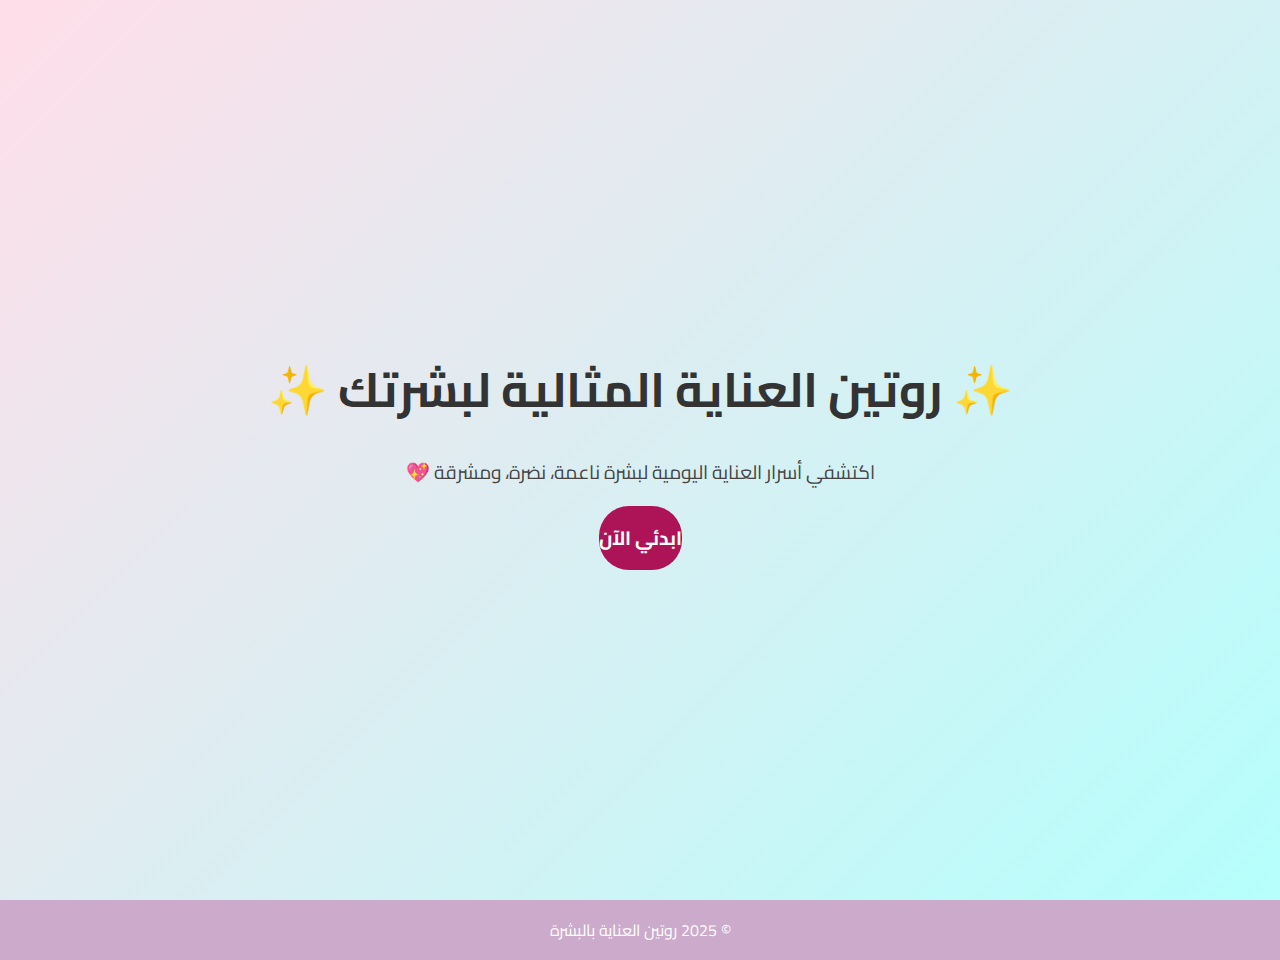
<file: index.html>
<!DOCTYPE html>
<html lang="ar">
<head>
  <meta charset="UTF-8" />
  <meta name="viewport" content="width=device-width, initial-scale=1.0" />
  <title>روتين العناية بالبشرة</title>
  <link rel="stylesheet" href="style.css" />
  <link href="https://fonts.googleapis.com/css2?family=Cairo:wght@500;700&display=swap" rel="stylesheet" />
</head>
<body class="home">

  <header class="hero">
    <div class="hero-text">
      <h1>✨ روتين العناية المثالية لبشرتك ✨</h1>
      <p>اكتشفي أسرار العناية اليومية لبشرة ناعمة، نضرة، ومشرقة 💖</p>
      <a href="routine.html" class="btn">ابدئي الآن</a>
    </div>
  </header>

  <footer>
    <p>© 2025 روتين العناية بالبشرة</p>
  </footer>

</body>
</html>
</file>
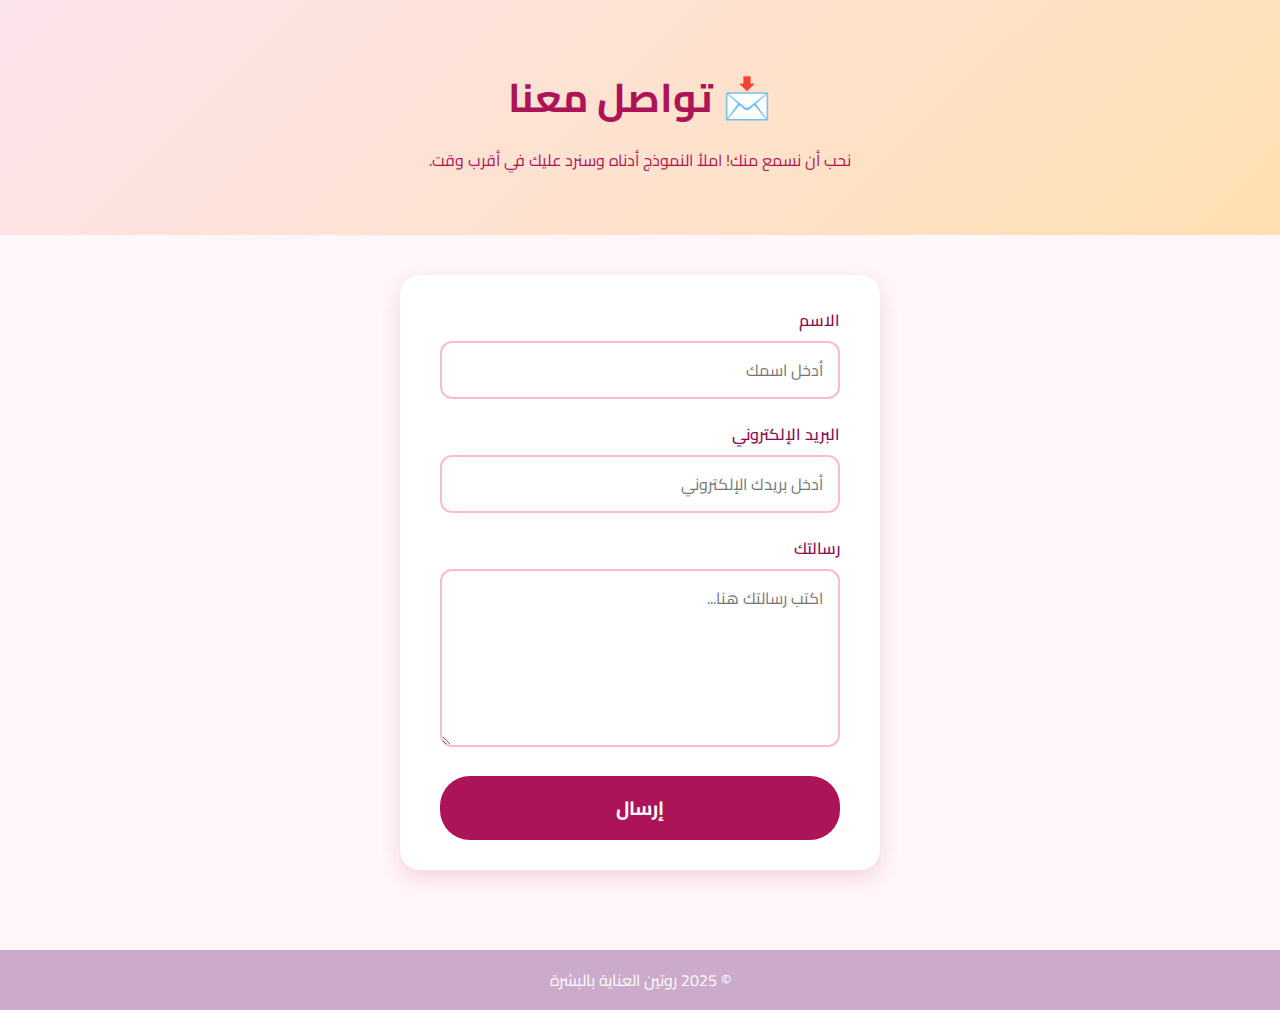
<file: contact.html>
<!DOCTYPE html>
<html lang="ar">
<head>
  <meta charset="UTF-8" />
  <meta name="viewport" content="width=device-width, initial-scale=1" />
  <title>تواصل معنا</title>
  <link rel="stylesheet" href="style.css" />
  <link href="https://fonts.googleapis.com/css2?family=Cairo:wght@500;700&display=swap" rel="stylesheet" />
</head>
<body class="contact-page">

  <header class="contact-header">
    <h1>📩 تواصل معنا</h1>
    <p>نحب أن نسمع منك! املأ النموذج أدناه وسنرد عليك في أقرب وقت.</p>
  </header>

  <section class="contact-form-section">
    <form action="#" method="POST" class="contact-form">
      <label for="name">الاسم</label>
      <input type="text" id="name" name="name" placeholder="أدخل اسمك" required />

      <label for="email">البريد الإلكتروني</label>
      <input type="email" id="email" name="email" placeholder="أدخل بريدك الإلكتروني" required />

      <label for="message">رسالتك</label>
      <textarea id="message" name="message" rows="5" placeholder="اكتب رسالتك هنا..." required></textarea>

      <button type="submit" class="btn">إرسال</button>
    </form>
  </section>

  <footer>
    <p>© 2025 روتين العناية بالبشرة</p>
  </footer>

</body>
</html>
</file>
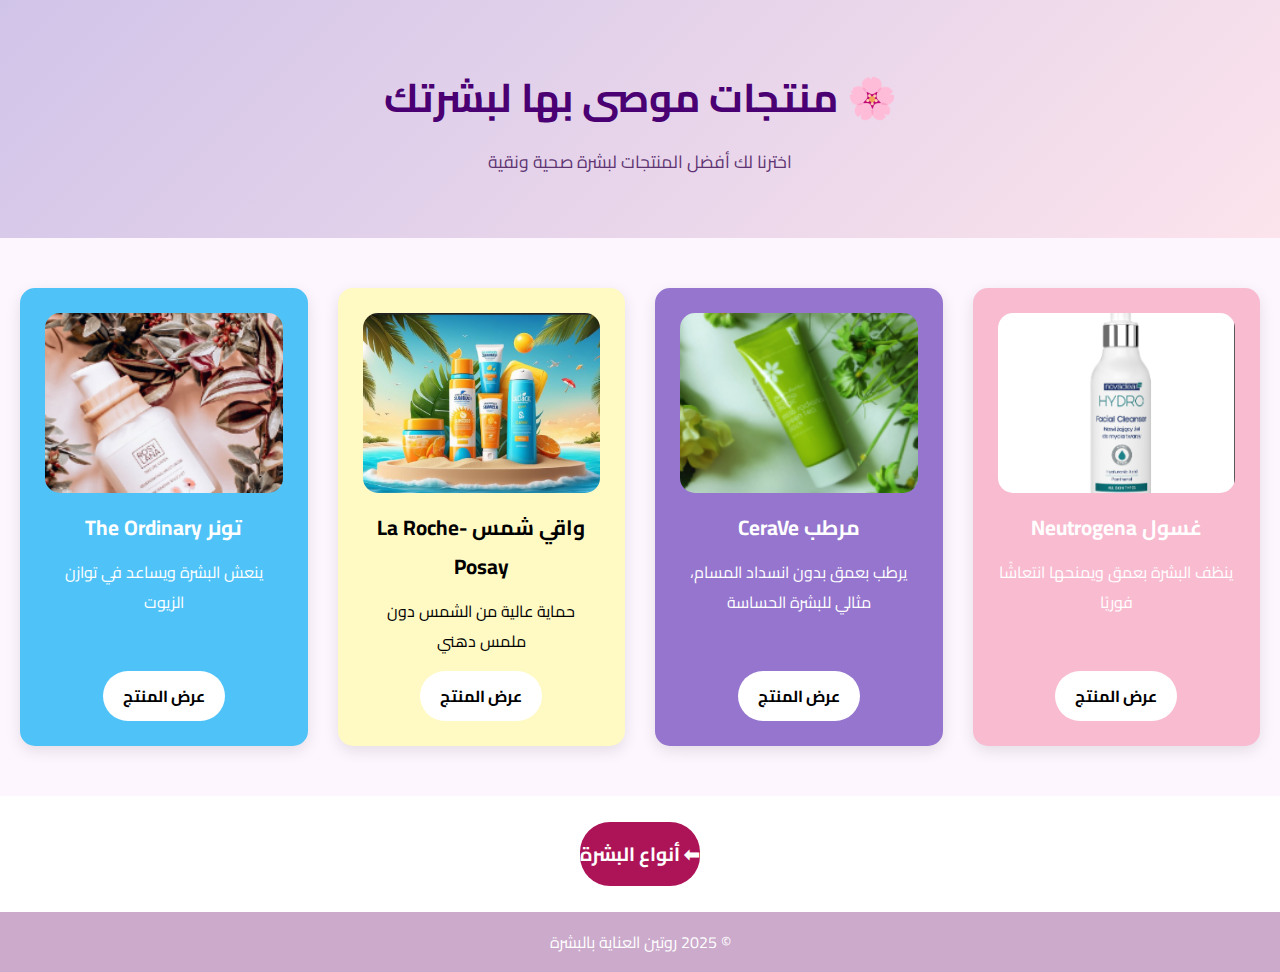
<file: products.html>
<!DOCTYPE html>
<html lang="ar">
<head>
  <meta charset="UTF-8" />
  <meta name="viewport" content="width=device-width, initial-scale=1" />
  <title>منتجات العناية بالبشرة</title>
  <link rel="stylesheet" href="style.css" />
  <link href="https://fonts.googleapis.com/css2?family=Cairo:wght@500;700&display=swap" rel="stylesheet" />
</head>
<body class="products-page">

  <header class="products-header">
    <h1>🌸 منتجات موصى بها لبشرتك</h1>
    <p>اخترنا لك أفضل المنتجات لبشرة صحية ونقية</p>
  </header>

  <section class="products-grid">

    <div class="product-card pink">
      <img src="product4.png" alt="غسول Neutrogena" class="product-img" />
      <h2>غسول Neutrogena</h2>
      <p>ينظف البشرة بعمق ويمنحها انتعاشًا فوريًا</p>
      <a href="product4.png" class="product-link">عرض المنتج</a>
    </div>

    <div class="product-card purple">
      <img src="product1.png" alt="مرطب CeraVe" class="product-img" />
      <h2>مرطب CeraVe</h2>
      <p>يرطب بعمق بدون انسداد المسام، مثالي للبشرة الحساسة</p>
      <a href="product1.png" class="product-link">عرض المنتج</a>
    </div>

    <div class="product-card yellow">
      <img src="product 2.png" alt="واقي شمس La Roche-Posay" class="product-img" />
      <h2>واقي شمس La Roche-Posay</h2>
      <p>حماية عالية من الشمس دون ملمس دهني</p>
      <a href="product 2.png" class="product-link">عرض المنتج</a>
    </div>

    <div class="product-card blue">
      <img src="product3.png" alt="تونر The Ordinary" class="product-img" />
      <h2>تونر The Ordinary</h2>
      <p>ينعش البشرة ويساعد في توازن الزيوت</p>
      <a href="product3.png" class="product-link">عرض المنتج</a>
    </div>

  </section>

  <div class="next-btn-wrap">
    <a href="types.html" class="btn">⬅ أنواع البشرة</a>
  </div>

  <footer>
    <p>© 2025 روتين العناية بالبشرة</p>
  </footer>

</body>
</html>
</file>
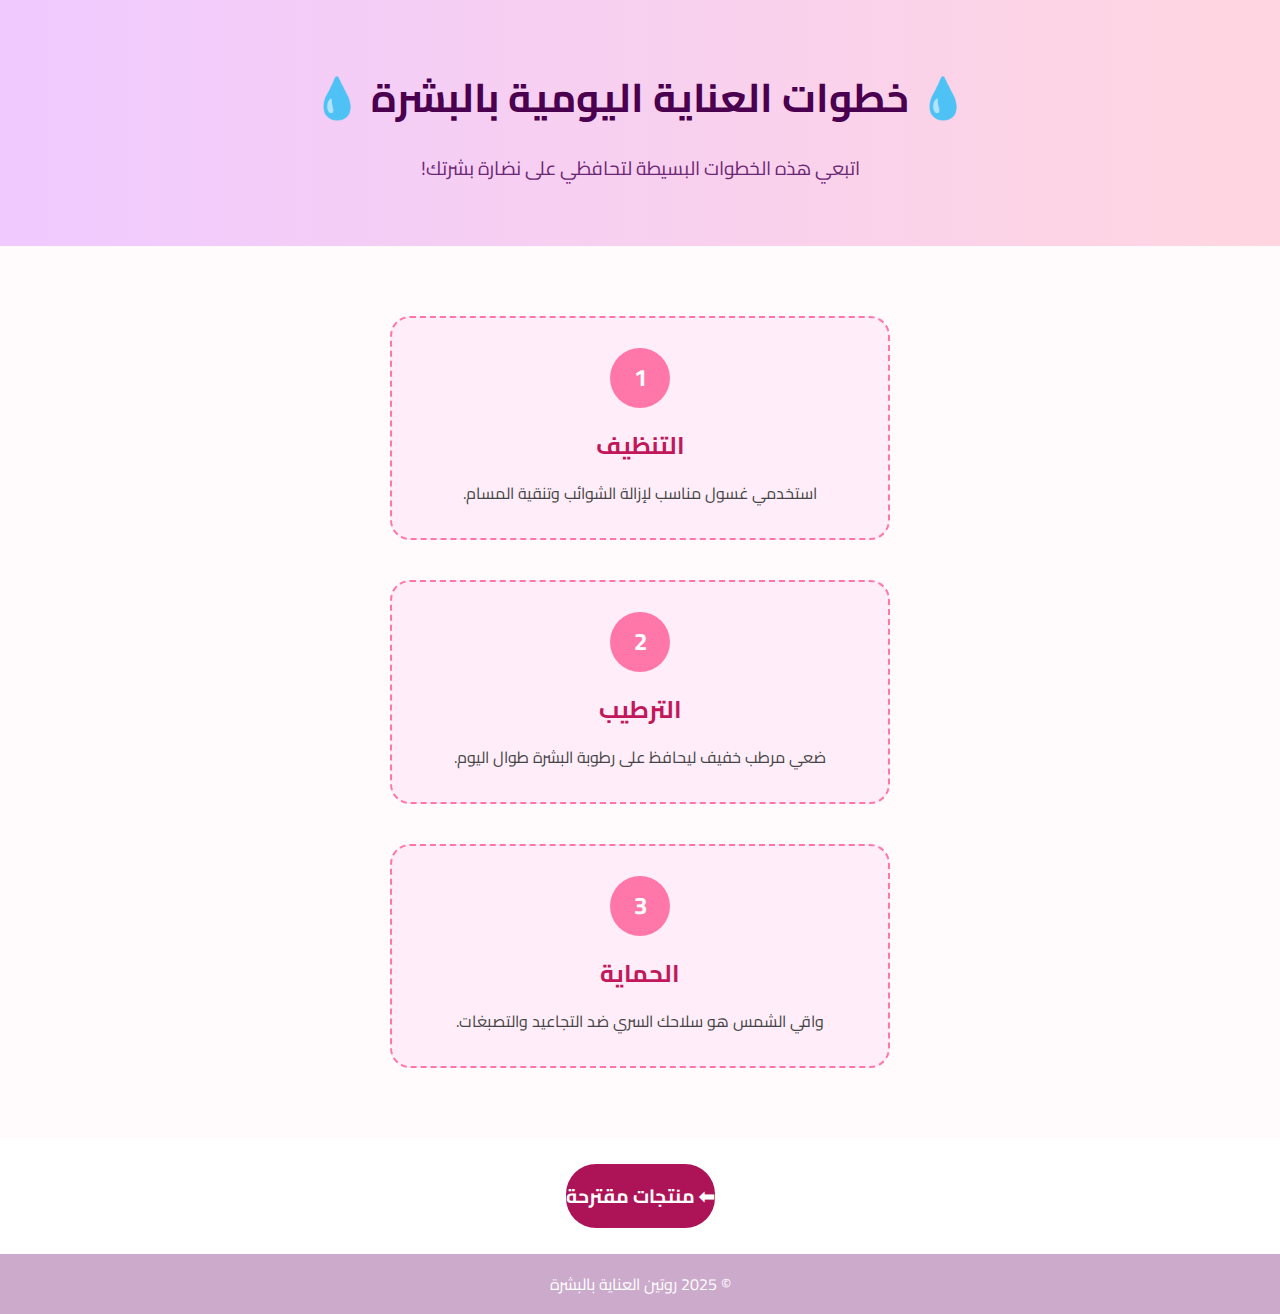
<file: routine.html>
<!DOCTYPE html>
<html lang="ar">
<head>
  <meta charset="UTF-8" />
  <meta name="viewport" content="width=device-width, initial-scale=1.0" />
  <title>خطوات العناية بالبشرة</title>
  <link rel="stylesheet" href="style.css" />
  <link href="https://fonts.googleapis.com/css2?family=Cairo:wght@500;700&display=swap" rel="stylesheet" />
</head>
<body class="routine-page">

  <header class="routine-header">
    <h1>💧 خطوات العناية اليومية بالبشرة 💧</h1>
    <p>اتبعي هذه الخطوات البسيطة لتحافظي على نضارة بشرتك!</p>
  </header>

  <section class="routine-steps">

    <div class="step step1">
      <div class="circle">1</div>
      <h2>التنظيف</h2>
      <p>استخدمي غسول مناسب لإزالة الشوائب وتنقية المسام.</p>
    </div>

    <div class="step step2">
      <div class="circle">2</div>
      <h2>الترطيب</h2>
      <p>ضعي مرطب خفيف ليحافظ على رطوبة البشرة طوال اليوم.</p>
    </div>

    <div class="step step3">
      <div class="circle">3</div>
      <h2>الحماية</h2>
      <p>واقي الشمس هو سلاحك السري ضد التجاعيد والتصبغات.</p>
    </div>

  </section>

  <div class="next-btn-wrap">
    <a href="products.html" class="btn">⬅ منتجات مقترحة</a>
  </div>

  <footer>
    <p>© 2025 روتين العناية بالبشرة</p>
  </footer>

</body>
</html>
</file>
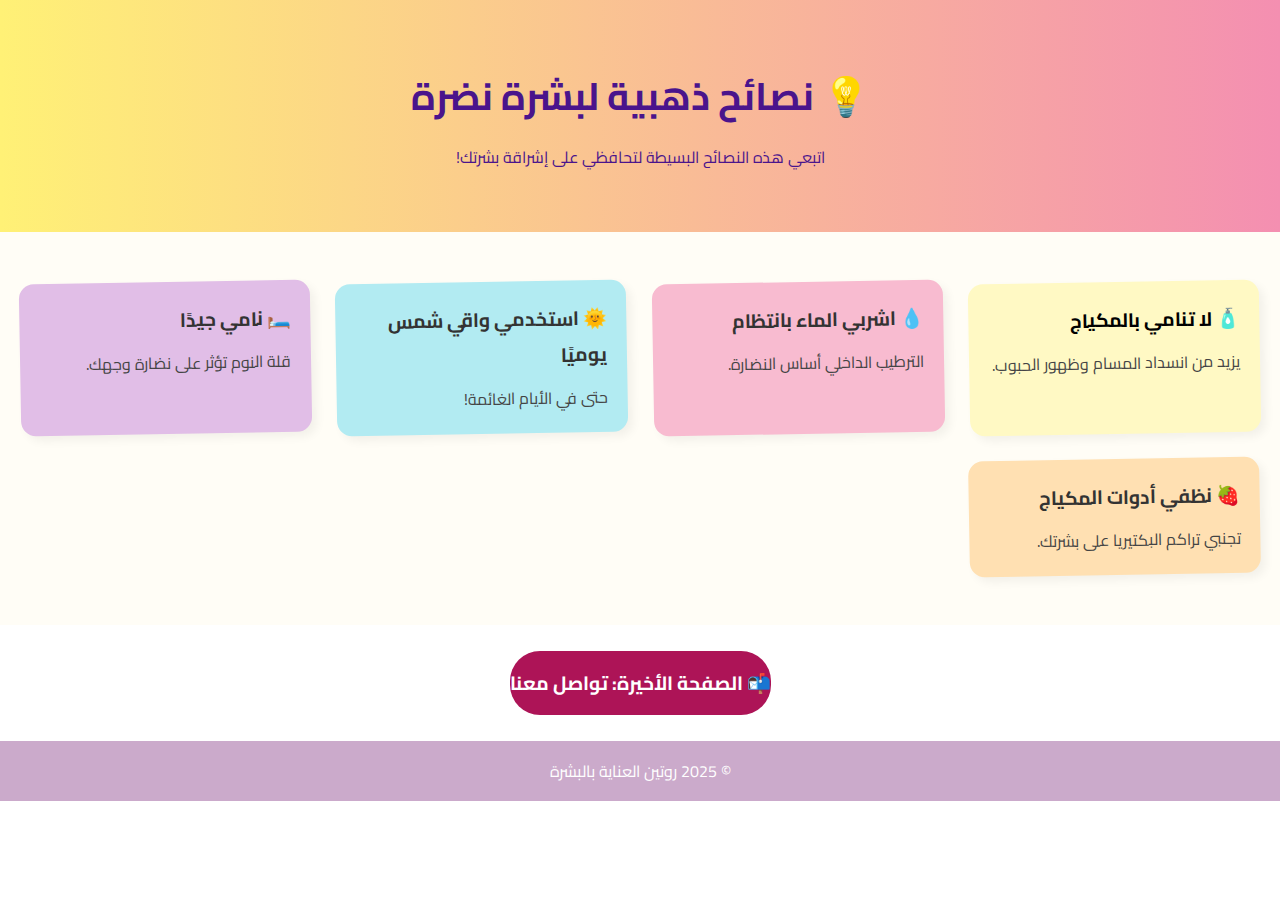
<file: tips.html>
<!DOCTYPE html>
<html lang="ar">
<head>
  <meta charset="UTF-8" />
  <meta name="viewport" content="width=device-width, initial-scale=1.0" />
  <title>نصائح لبشرة صحية</title>
  <link rel="stylesheet" href="style.css" />
  <link href="https://fonts.googleapis.com/css2?family=Cairo:wght@500;700&display=swap" rel="stylesheet" />
</head>
<body class="tips-page">

  <header class="tips-header">
    <h1>💡 نصائح ذهبية لبشرة نضرة</h1>
    <p>اتبعي هذه النصائح البسيطة لتحافظي على إشراقة بشرتك!</p>
  </header>

  <section class="tips-grid">

    <div class="tip-note yellow">
      <h3>🧴 لا تنامي بالمكياج</h3>
      <p>يزيد من انسداد المسام وظهور الحبوب.</p>
    </div>

    <div class="tip-note pink">
      <h3>💧 اشربي الماء بانتظام</h3>
      <p>الترطيب الداخلي أساس النضارة.</p>
    </div>

    <div class="tip-note mint">
      <h3>🌞 استخدمي واقي شمس يوميًا</h3>
      <p>حتى في الأيام الغائمة!</p>
    </div>

    <div class="tip-note lavender">
      <h3>🛏️ نامي جيدًا</h3>
      <p>قلة النوم تؤثر على نضارة وجهك.</p>
    </div>

    <div class="tip-note orange">
      <h3>🍓 نظفي أدوات المكياج</h3>
      <p>تجنبي تراكم البكتيريا على بشرتك.</p>
    </div>

  </section>

  <div class="next-btn-wrap">
    <a href="contact.html" class="btn">📬 الصفحة الأخيرة: تواصل معنا</a>
  </div>

  <footer>
    <p>© 2025 روتين العناية بالبشرة</p>
  </footer>

</body>
</html>
</file>
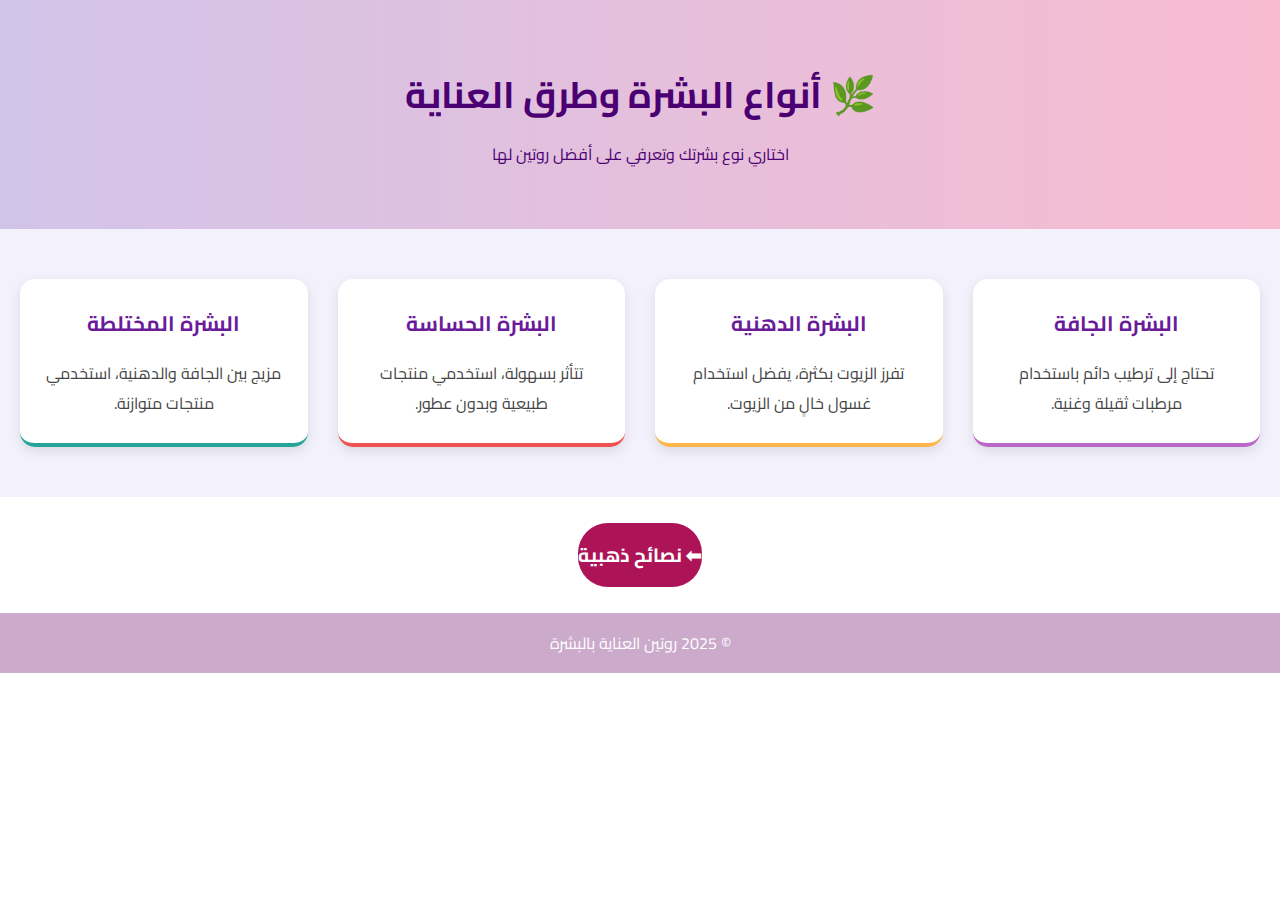
<file: types.html>
<!DOCTYPE html>
<html lang="ar">
<head>
  <meta charset="UTF-8" />
  <meta name="viewport" content="width=device-width, initial-scale=1.0" />
  <title>أنواع البشرة</title>
  <link rel="stylesheet" href="style.css" />
  <link href="https://fonts.googleapis.com/css2?family=Cairo:wght@500;700&display=swap" rel="stylesheet" />
</head>
<body class="types-page">

  <header class="types-header">
    <h1>🌿 أنواع البشرة وطرق العناية</h1>
    <p>اختاري نوع بشرتك وتعرفي على أفضل روتين لها</p>
  </header>

  <section class="skin-types">

    <div class="type-card dry">
      <h2>البشرة الجافة</h2>
      <p>تحتاج إلى ترطيب دائم باستخدام مرطبات ثقيلة وغنية.</p>
    </div>

    <div class="type-card oily">
      <h2>البشرة الدهنية</h2>
      <p>تفرز الزيوت بكثرة، يفضل استخدام غسول خالٍ من الزيوت.</p>
    </div>

    <div class="type-card sensitive">
      <h2>البشرة الحساسة</h2>
      <p>تتأثر بسهولة، استخدمي منتجات طبيعية وبدون عطور.</p>
    </div>

    <div class="type-card mixed">
      <h2>البشرة المختلطة</h2>
      <p>مزيج بين الجافة والدهنية، استخدمي منتجات متوازنة.</p>
    </div>

  </section>

  <div class="next-btn-wrap">
    <a href="tips.html" class="btn">⬅ نصائح ذهبية</a>
  </div>

  <footer>
    <p>© 2025 روتين العناية بالبشرة</p>
  </footer>

</body>
</html>
</file>
<file: style.css>
* {
  margin: 0;
  padding: 0;
  box-sizing: border-box;
  direction: rtl;
  font-family: 'Cairo', sans-serif;
}

body {
  background-color: #fff;
  color: #333;
}

.hero {
  background: linear-gradient(135deg, #ffdee9, #b5fffc);
  height: 100vh;
  display: flex;
  justify-content: center;
  align-items: center;
  text-align: center;
  padding: 20px;
}

.hero-text h1 {
  font-size: 3em;
  color: #333;
  margin-bottom: 20px;
}

.hero-text p {
  font-size: 1.2em;
  color: #444;
  margin-bottom: 30px;
}

.btn {
  background-color: #f7f062;
  color: #000;
  padding: 12px 25px;
  text-decoration: none;
  font-weight: bold;
  border-radius: 30px;
  transition: 0.3s;
}

.btn:hover {
  background-color: #ffe600;
}

footer {
  text-align: center;
  padding: 15px;
  background-color: #cbaacb;
  color: white;
}
.routine-header {
  background: linear-gradient(to left, #ffd6e0, #f0caff);
  text-align: center;
  padding: 60px 20px;
  color: #4a004e;
}

.routine-header h1 {
  font-size: 2.5em;
  margin-bottom: 15px;
}

.routine-header p {
  font-size: 1.2em;
  color: #6b2674;
}

.routine-steps {
  display: flex;
  flex-direction: column;
  align-items: center;
  padding: 50px 20px;
  background-color: #fffafc;
}

.step {
  background: #ffeef9;
  border: 2px dashed #ff77a9;
  border-radius: 20px;
  width: 80%;
  max-width: 500px;
  text-align: center;
  padding: 30px;
  margin: 20px 0;
  position: relative;
  animation: fadeIn 1s ease;
}

.circle {
  background-color: #ff77a9;
  color: white;
  font-size: 1.5em;
  width: 60px;
  height: 60px;
  line-height: 60px;
  border-radius: 50%;
  margin: 0 auto 15px;
  font-weight: bold;
  animation: popIn 0.5s ease;
}

.step h2 {
  font-size: 1.5em;
  margin-bottom: 10px;
  color: #c2185b;
}

.step p {
  font-size: 1em;
  color: #444;
}

.next-btn-wrap {
  text-align: center;
  margin: 40px 0;
}

@keyframes fadeIn {
  from {opacity: 0; transform: translateY(30px);}
  to {opacity: 1; transform: translateY(0);}
}

@keyframes popIn {
  from {transform: scale(0.5);}
  to {transform: scale(1);}
}
.types-header {
  background: linear-gradient(to right, #d1c4e9, #f8bbd0);
  text-align: center;
  padding: 60px 20px;
  color: #4a0072;
}

.types-header h1 {
  font-size: 2.3em;
  margin-bottom: 10px;
}

.skin-types {
  display: grid;
  grid-template-columns: repeat(auto-fit, minmax(250px, 1fr));
  gap: 30px;
  padding: 50px 20px;
  background-color: #f3f2fc;
}

.type-card {
  background-color: white;
  border-radius: 15px;
  padding: 25px;
  box-shadow: 0 4px 12px rgba(0,0,0,0.1);
  transition: 0.3s ease;
  text-align: center;
}

.type-card:hover {
  transform: scale(1.05);
}

.type-card h2 {
  margin-bottom: 15px;
  font-size: 1.3em;
  color: #6a1b9a;
}

.type-card p {
  color: #444;
}

.dry { border-bottom: 4px solid #ba68c8; }
.oily { border-bottom: 4px solid #ffb74d; }
.sensitive { border-bottom: 4px solid #ef5350; }
.mixed { border-bottom: 4px solid #26a69a; }
.tips-header {
  background: linear-gradient(to right, #fff176, #f48fb1);
  text-align: center;
  padding: 60px 20px;
  color: #4a148c;
}

.tips-header h1 {
  font-size: 2.4em;
  margin-bottom: 10px;
}

.tips-grid {
  display: grid;
  grid-template-columns: repeat(auto-fit, minmax(230px, 1fr));
  gap: 25px;
  padding: 50px 20px;
  background-color: #fffdf6;
}

.tip-note {
  background-color: #fff;
  padding: 20px;
  border-radius: 15px;
  box-shadow: 5px 5px 10px rgba(0,0,0,0.05);
  transition: 0.3s;
  position: relative;
  transform: rotate(-1deg);
}

.tip-note:hover {
  transform: scale(1.05) rotate(0deg);
}

.tip-note h3 {
  font-size: 1.2em;
  margin-bottom: 10px;
}

.tip-note p {
  color: #444;
}

/* ألوان مختلفة لكل ملاحظة */
.yellow { background-color: #fff9c4; }
.pink { background-color: #f8bbd0; }
.mint { background-color: #b2ebf2; }
.lavender { background-color: #e1bee7; }
.orange { background-color: #ffe0b2; }
.tips-header {
  background: linear-gradient(to right, #fff176, #f48fb1);
  text-align: center;
  padding: 60px 20px;
  color: #4a148c;
}

.tips-header h1 {
  font-size: 2.4em;
  margin-bottom: 10px;
}

.tips-grid {
  display: grid;
  grid-template-columns: repeat(auto-fit, minmax(230px, 1fr));
  gap: 25px;
  padding: 50px 20px;
  background-color: #fffdf6;
}

.tip-note {
  background-color: #fff;
  padding: 20px;
  border-radius: 15px;
  box-shadow: 5px 5px 10px rgba(0,0,0,0.05);
  transition: 0.3s;
  position: relative;
  transform: rotate(-1deg);
}

.tip-note:hover {
  transform: scale(1.05) rotate(0deg);
}

.tip-note h3 {
  font-size: 1.2em;
  margin-bottom: 10px;
}

.tip-note p {
  color: #444;
}

/* ألوان مختلفة لكل ملاحظة */
.yellow { background-color: #fff9c4; }
.pink { background-color: #f8bbd0; }
.mint { background-color: #b2ebf2; }
.lavender { background-color: #e1bee7; }
.orange { background-color: #ffe0b2; }
.products-header {
  background: linear-gradient(135deg, #d1c4e9, #fce4ec);
  text-align: center;
  padding: 60px 20px;
  color: #4a0072;
}

.products-header h1 {
  font-size: 2.5em;
  margin-bottom: 10px;
}

.products-header p {
  font-size: 1.1em;
  color: #5e3572;
}

.products-grid {
  display: grid;
  grid-template-columns: repeat(auto-fit, minmax(250px, 1fr));
  gap: 30px;
  padding: 50px 20px;
  background-color: #fdf6ff;
}

.product-card {
  padding: 25px;
  border-radius: 15px;
  color: #fff;
  text-align: center;
  box-shadow: 0 5px 15px rgba(0,0,0,0.1);
  transition: transform 0.3s ease;
  display: flex;
  flex-direction: column;
  align-items: center;
}

.product-card:hover {
  transform: translateY(-10px);
}

.product-img {
  width: 100%;
  height: 180px;
  border-radius: 15px;
  margin-bottom: 15px;
  object-fit: cover;
}

.product-card h2 {
  font-size: 1.3em;
  margin-bottom: 10px;
}

.product-card p {
  font-size: 1em;
  margin-bottom: 15px;
}

.product-link {
  background: white;
  color: #000;
  padding: 10px 20px;
  border-radius: 30px;
  text-decoration: none;
  font-weight: bold;
  margin-top: auto;
}

.pink {
  background: #ff80ab;
}

.purple {
  background: #9575cd;
}

.yellow {
  background: #ffd54f;
  color: #000;
}

.blue {
  background: #4fc3f7;
}
.tips-header {
  background: linear-gradient(to right, #fff176, #f48fb1);
  text-align: center;
  padding: 60px 20px;
  color: #4a148c;
}

.tips-header h1 {
  font-size: 2.4em;
  margin-bottom: 10px;
}

.tips-grid {
  display: grid;
  grid-template-columns: repeat(auto-fit, minmax(230px, 1fr));
  gap: 25px;
  padding: 50px 20px;
  background-color: #fffdf6;
}

.tip-note {
  background-color: #fff;
  padding: 20px;
  border-radius: 15px;
  box-shadow: 5px 5px 10px rgba(0,0,0,0.05);
  transition: 0.3s;
  position: relative;
  transform: rotate(-1deg);
}

.tip-note:hover {
  transform: scale(1.05) rotate(0deg);
}

.tip-note h3 {
  font-size: 1.2em;
  margin-bottom: 10px;
}

.tip-note p {
  color: #444;
}

/* ألوان مختلفة لكل ملاحظة */
.yellow { background-color: #fff9c4; }
.pink { background-color: #f8bbd0; }
.mint { background-color: #b2ebf2; }
.lavender { background-color: #e1bee7; }
.orange { background-color: #ffe0b2; }



.contact-header {
  background: linear-gradient(135deg, #fce4ec, #ffe0b2);
  text-align: center;
  padding: 60px 20px;
  color: #ad1457;
}

.contact-header h1 {
  font-size: 2.5em;
  margin-bottom: 10px;
}

.contact-form-section {
  display: flex;
  justify-content: center;
  padding: 40px 20px 80px;
  background-color: #fff6f9;
}

.contact-form {
  background: white;
  padding: 30px 40px;
  border-radius: 20px;
  box-shadow: 0 8px 20px rgba(173, 20, 87, 0.15);
  width: 100%;
  max-width: 480px;
}

.contact-form label {
  display: block;
  margin-bottom: 6px;
  font-weight: 600;
  color: #880e4f;
}

.contact-form input,
.contact-form textarea {
  width: 100%;
  padding: 12px 15px;
  margin-bottom: 20px;
  border: 2px solid #f8bbd0;
  border-radius: 12px;
  font-size: 1em;
  transition: border-color 0.3s ease;
}

.contact-form input:focus,
.contact-form textarea:focus {
  border-color: #ad1457;
  outline: none;
}

.btn {
  background-color: #ad1457;
  color: white;
  font-weight: 700;
  padding: 14px 0;
  width: 100%;
  border: none;
  border-radius: 30px;
  cursor: pointer;
  font-size: 1.2em;
  transition: background-color 0.3s ease;
}

.btn:hover {
  background-color: #880e4f;
}
</file>
